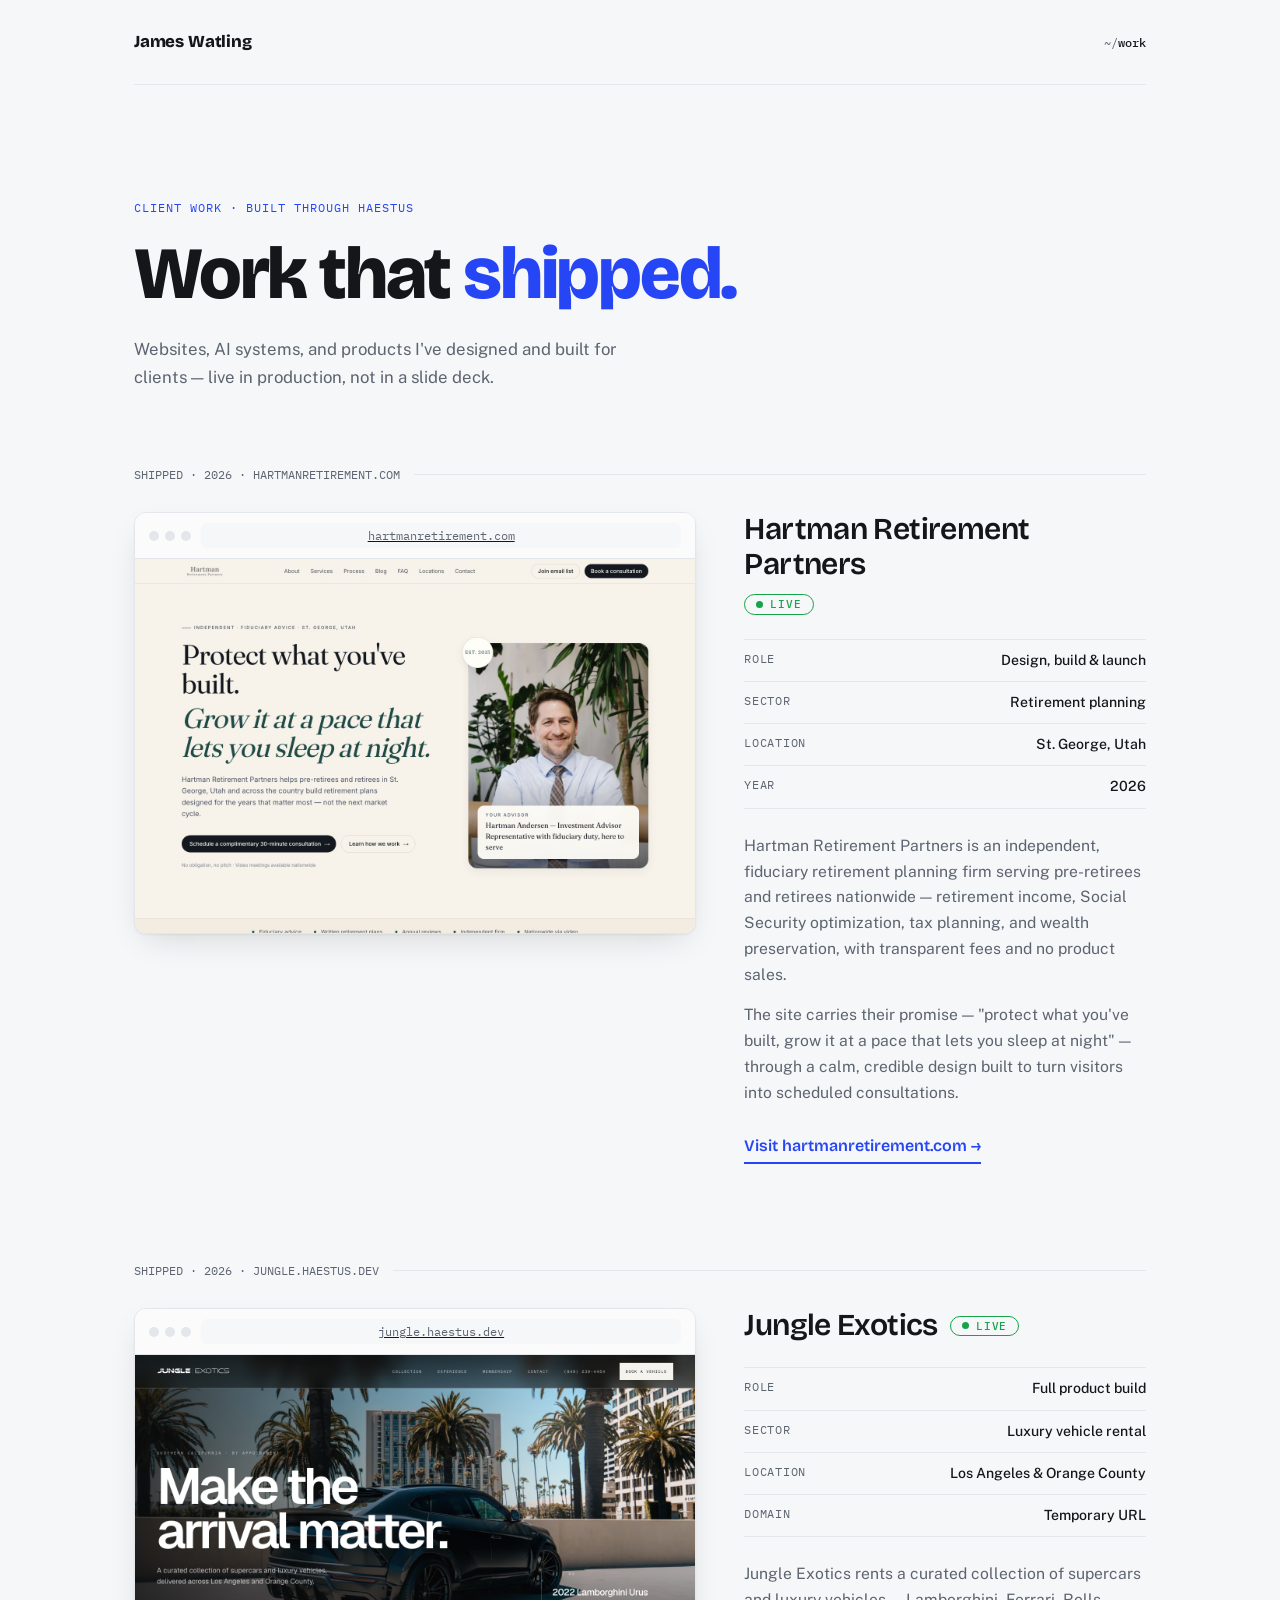
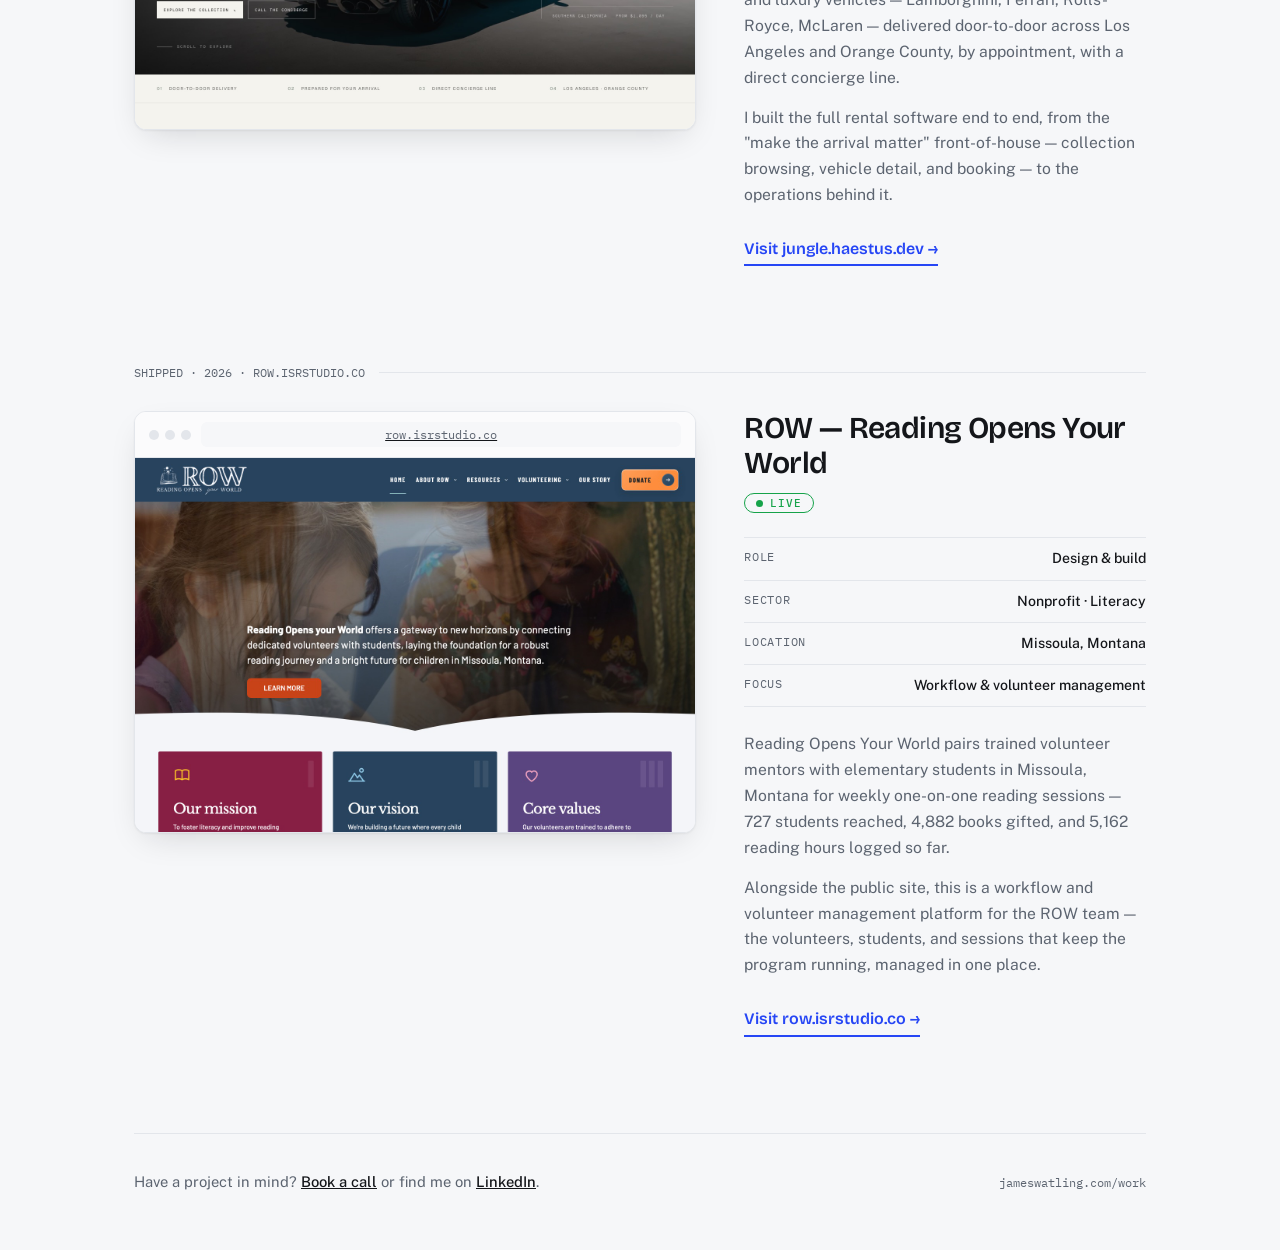
<file: work.html>
<!DOCTYPE html>
<html lang="en">
<head>
    <meta charset="UTF-8">
    <meta name="viewport" content="width=device-width, initial-scale=1.0">
    <title>James Watling - Work | Selected Projects</title>
    <meta name="description" content="Selected client work by James Watling — websites, AI systems, and products designed, built, and shipped through Haestus.">
    <meta name="robots" content="index, follow">
    <link rel="icon" href="/favicon.svg" type="image/svg+xml">
    <link rel="icon" href="/favicon.ico" sizes="any">
    <link rel="apple-touch-icon" href="/apple-touch-icon.png">
    <link rel="canonical" href="https://www.jameswatling.com/work">

    <link rel="preconnect" href="https://fonts.googleapis.com">
    <link rel="preconnect" href="https://fonts.gstatic.com" crossorigin>
    <link href="https://fonts.googleapis.com/css2?family=Bricolage+Grotesque:opsz,wght@12..96,400;12..96,600;12..96,800&family=IBM+Plex+Mono:wght@400;500&family=Public+Sans:wght@400;500;600&display=swap" rel="stylesheet">

    <style>
:root {
    --paper: #f6f7f9;
    --card: #ffffff;
    --ink: #14161a;
    --slate: #5c6470;
    --line: #e3e6eb;
    --cobalt: #2646f5;
    --live: #16a34a;
}

* { box-sizing: border-box; margin: 0; padding: 0; }

body {
    background: var(--paper);
    color: var(--ink);
    font-family: 'Public Sans', system-ui, sans-serif;
    font-size: 17px;
    line-height: 1.65;
    -webkit-font-smoothing: antialiased;
}

a { color: inherit; }

.wrap {
    max-width: 1060px;
    margin: 0 auto;
    padding: 0 24px;
}

/* ── Header ─────────────────────────── */
.site-header {
    display: flex;
    align-items: baseline;
    justify-content: space-between;
    padding: 28px 0;
    border-bottom: 1px solid var(--line);
}

.site-header .name {
    font-family: 'Bricolage Grotesque', sans-serif;
    font-weight: 800;
    font-size: 1.05rem;
    letter-spacing: -0.01em;
    text-decoration: none;
}

.site-header .name:hover { color: var(--cobalt); }

.site-header .crumb {
    font-family: 'IBM Plex Mono', monospace;
    font-size: 0.78rem;
    color: var(--slate);
}

.site-header .crumb strong {
    color: var(--ink);
    font-weight: 500;
}

/* ── Hero ───────────────────────────── */
.hero { padding: 88px 0 72px; }

.hero .eyebrow {
    font-family: 'IBM Plex Mono', monospace;
    font-size: 0.78rem;
    letter-spacing: 0.08em;
    text-transform: uppercase;
    color: var(--cobalt);
    margin-bottom: 20px;
}

.hero h1 {
    font-family: 'Bricolage Grotesque', sans-serif;
    font-weight: 800;
    font-size: clamp(2.6rem, 7vw, 4.6rem);
    line-height: 1.02;
    letter-spacing: -0.03em;
    max-width: 14ch;
}

.hero h1 em {
    font-style: normal;
    color: var(--cobalt);
}

.hero p {
    margin-top: 24px;
    max-width: 52ch;
    color: var(--slate);
    font-size: 1.05rem;
}

/* ── Project entry ──────────────────── */
.log-rule {
    display: flex;
    align-items: center;
    gap: 14px;
    font-family: 'IBM Plex Mono', monospace;
    font-size: 0.78rem;
    color: var(--slate);
    margin-bottom: 28px;
}

.log-rule::after {
    content: "";
    flex: 1;
    height: 1px;
    background: var(--line);
}

.project {
    display: grid;
    grid-template-columns: minmax(0, 7fr) minmax(0, 5fr);
    gap: 48px;
    align-items: start;
    padding-bottom: 96px;
}

/* Browser-chrome frame — the signature */
.browser {
    display: block;
    background: var(--card);
    border: 1px solid var(--line);
    border-radius: 12px;
    overflow: hidden;
    box-shadow: 0 1px 2px rgba(20, 22, 26, 0.05), 0 12px 32px -12px rgba(20, 22, 26, 0.18);
    transition: transform 0.25s ease, box-shadow 0.25s ease;
}

a.browser:hover,
a.browser:focus-visible {
    transform: translateY(-4px);
    box-shadow: 0 2px 4px rgba(20, 22, 26, 0.05), 0 24px 48px -16px rgba(38, 70, 245, 0.28);
}

.browser-bar {
    display: flex;
    align-items: center;
    gap: 10px;
    padding: 10px 14px;
    border-bottom: 1px solid var(--line);
    background: #fbfbfc;
}

.browser-bar .dots { display: flex; gap: 6px; }

.browser-bar .dots span {
    width: 10px;
    height: 10px;
    border-radius: 50%;
    background: var(--line);
}

.browser-bar .url {
    font-family: 'IBM Plex Mono', monospace;
    font-size: 0.72rem;
    color: var(--slate);
    background: var(--paper);
    border-radius: 6px;
    padding: 3px 12px;
    flex: 1;
    text-align: center;
    white-space: nowrap;
    overflow: hidden;
    text-overflow: ellipsis;
}

.browser img {
    display: block;
    width: 100%;
    max-width: 100%;
    height: auto;
}

/* Project details */
.details h2 {
    font-family: 'Bricolage Grotesque', sans-serif;
    font-weight: 600;
    font-size: 1.9rem;
    letter-spacing: -0.02em;
    line-height: 1.15;
    display: flex;
    align-items: center;
    gap: 12px;
    flex-wrap: wrap;
}

.badge {
    display: inline-flex;
    align-items: center;
    gap: 7px;
    font-family: 'IBM Plex Mono', monospace;
    font-size: 0.68rem;
    font-weight: 500;
    letter-spacing: 0.08em;
    text-transform: uppercase;
    color: var(--live);
    border: 1px solid currentColor;
    border-radius: 999px;
    padding: 3px 11px;
}

.badge::before {
    content: "";
    width: 7px;
    height: 7px;
    border-radius: 50%;
    background: currentColor;
    animation: pulse 2.4s ease-in-out infinite;
}

@keyframes pulse {
    0%, 100% { opacity: 1; }
    50% { opacity: 0.35; }
}

.meta {
    margin: 24px 0;
    border-top: 1px solid var(--line);
}

.meta div {
    display: flex;
    justify-content: space-between;
    gap: 16px;
    padding: 9px 0;
    border-bottom: 1px solid var(--line);
    font-size: 0.88rem;
}

.meta dt {
    font-family: 'IBM Plex Mono', monospace;
    font-size: 0.75rem;
    text-transform: uppercase;
    letter-spacing: 0.06em;
    color: var(--slate);
}

.meta dd { text-align: right; font-weight: 500; }

.details p { color: var(--slate); font-size: 0.98rem; }

.details p + p { margin-top: 14px; }

.visit {
    display: inline-block;
    margin-top: 28px;
    font-family: 'Bricolage Grotesque', sans-serif;
    font-weight: 600;
    font-size: 1rem;
    color: var(--cobalt);
    text-decoration: none;
    border-bottom: 2px solid currentColor;
    padding-bottom: 2px;
}

.visit:hover { color: var(--ink); }

/* ── Footer ─────────────────────────── */
.site-footer {
    border-top: 1px solid var(--line);
    padding: 36px 0 56px;
    display: flex;
    justify-content: space-between;
    align-items: baseline;
    gap: 16px;
    flex-wrap: wrap;
}

.site-footer p { color: var(--slate); font-size: 0.92rem; }

.site-footer a { color: var(--ink); font-weight: 500; }

.site-footer a:hover { color: var(--cobalt); }

.site-footer .stamp {
    font-family: 'IBM Plex Mono', monospace;
    font-size: 0.75rem;
    color: var(--slate);
}

:focus-visible {
    outline: 2px solid var(--cobalt);
    outline-offset: 3px;
}

@media (prefers-reduced-motion: reduce) {
    .browser, .badge::before { transition: none; animation: none; }
    a.browser:hover { transform: none; }
}

@media (max-width: 860px) {
    .project { grid-template-columns: minmax(0, 1fr); gap: 32px; }
    .hero { padding: 64px 0 56px; }
    .meta dd { text-align: left; }
    .meta div { flex-direction: column; gap: 2px; }
}
    </style>
</head>
<body>
    <div class="wrap">
        <header class="site-header">
            <a class="name" href="/">James Watling</a>
            <span class="crumb">~/<strong>work</strong></span>
        </header>

        <section class="hero">
            <p class="eyebrow">Client work · Built through Haestus</p>
            <h1>Work that <em>shipped.</em></h1>
            <p>Websites, AI systems, and products I've designed and built for clients — live in production, not in a slide deck.</p>
        </section>

        <p class="log-rule">SHIPPED · 2026 · HARTMANRETIREMENT.COM</p>

        <article class="project">
            <a class="browser" href="https://www.hartmanretirement.com/?utm_source=jameswatling.com&amp;utm_medium=referral&amp;utm_campaign=work" aria-label="Visit Hartman Retirement Partners">
                <span class="browser-bar" aria-hidden="true">
                    <span class="dots"><span></span><span></span><span></span></span>
                    <span class="url">hartmanretirement.com</span>
                </span>
                <img src="hartman-retirement-home.jpg" alt="Screenshot of the Hartman Retirement Partners homepage — headline reading 'Protect what you've built. Grow it at a pace that lets you sleep at night.'" width="1440" height="960">
            </a>

            <div class="details">
                <h2>Hartman Retirement Partners <span class="badge">Live</span></h2>

                <dl class="meta">
                    <div><dt>Role</dt><dd>Design, build &amp; launch</dd></div>
                    <div><dt>Sector</dt><dd>Retirement planning</dd></div>
                    <div><dt>Location</dt><dd>St. George, Utah</dd></div>
                    <div><dt>Year</dt><dd>2026</dd></div>
                </dl>

                <p>Hartman Retirement Partners is an independent, fiduciary retirement planning firm serving pre-retirees and retirees nationwide — retirement income, Social Security optimization, tax planning, and wealth preservation, with transparent fees and no product sales.</p>
                <p>The site carries their promise — "protect what you've built, grow it at a pace that lets you sleep at night" — through a calm, credible design built to turn visitors into scheduled consultations.</p>

                <a class="visit" href="https://www.hartmanretirement.com/?utm_source=jameswatling.com&amp;utm_medium=referral&amp;utm_campaign=work">Visit hartmanretirement.com &rarr;</a>
            </div>
        </article>

        <p class="log-rule">SHIPPED · 2026 · JUNGLE.HAESTUS.DEV</p>

        <article class="project">
            <a class="browser" href="https://jungle.haestus.dev/?utm_source=jameswatling.com&amp;utm_medium=referral&amp;utm_campaign=work" aria-label="Visit Jungle Exotics">
                <span class="browser-bar" aria-hidden="true">
                    <span class="dots"><span></span><span></span><span></span></span>
                    <span class="url">jungle.haestus.dev</span>
                </span>
                <img src="jungle-home.jpg" alt="Screenshot of the Jungle Exotics homepage — a black Lamborghini Urus under palm trees with the headline 'Make the arrival matter.'" width="1440" height="960">
            </a>

            <div class="details">
                <h2>Jungle Exotics <span class="badge">Live</span></h2>

                <dl class="meta">
                    <div><dt>Role</dt><dd>Full product build</dd></div>
                    <div><dt>Sector</dt><dd>Luxury vehicle rental</dd></div>
                    <div><dt>Location</dt><dd>Los Angeles &amp; Orange County</dd></div>
                    <div><dt>Domain</dt><dd>Temporary URL</dd></div>
                </dl>

                <p>Jungle Exotics rents a curated collection of supercars and luxury vehicles — Lamborghini, Ferrari, Rolls-Royce, McLaren — delivered door-to-door across Los Angeles and Orange County, by appointment, with a direct concierge line.</p>
                <p>I built the full rental software end to end, from the "make the arrival matter" front-of-house — collection browsing, vehicle detail, and booking — to the operations behind it.</p>

                <a class="visit" href="https://jungle.haestus.dev/?utm_source=jameswatling.com&amp;utm_medium=referral&amp;utm_campaign=work">Visit jungle.haestus.dev &rarr;</a>
            </div>
        </article>

        <p class="log-rule">SHIPPED · 2026 · ROW.ISRSTUDIO.CO</p>

        <article class="project">
            <a class="browser" href="https://row.isrstudio.co/?utm_source=jameswatling.com&amp;utm_medium=referral&amp;utm_campaign=work" aria-label="Visit Reading Opens Your World">
                <span class="browser-bar" aria-hidden="true">
                    <span class="dots"><span></span><span></span><span></span></span>
                    <span class="url">row.isrstudio.co</span>
                </span>
                <img src="row-home.jpg" alt="Screenshot of the Reading Opens Your World homepage — a volunteer reading with a child, with ROW's mission, vision, and core values." width="1440" height="960">
            </a>

            <div class="details">
                <h2>ROW — Reading Opens Your World <span class="badge">Live</span></h2>

                <dl class="meta">
                    <div><dt>Role</dt><dd>Design &amp; build</dd></div>
                    <div><dt>Sector</dt><dd>Nonprofit · Literacy</dd></div>
                    <div><dt>Location</dt><dd>Missoula, Montana</dd></div>
                    <div><dt>Focus</dt><dd>Workflow &amp; volunteer management</dd></div>
                </dl>

                <p>Reading Opens Your World pairs trained volunteer mentors with elementary students in Missoula, Montana for weekly one-on-one reading sessions — 727 students reached, 4,882 books gifted, and 5,162 reading hours logged so far.</p>
                <p>Alongside the public site, this is a workflow and volunteer management platform for the ROW team — the volunteers, students, and sessions that keep the program running, managed in one place.</p>

                <a class="visit" href="https://row.isrstudio.co/?utm_source=jameswatling.com&amp;utm_medium=referral&amp;utm_campaign=work">Visit row.isrstudio.co &rarr;</a>
            </div>
        </article>

        <footer class="site-footer">
            <p>Have a project in mind? <a href="https://calendly.com/watling-james/30min">Book a call</a> or find me on <a href="https://www.linkedin.com/in/team-lead">LinkedIn</a>.</p>
            <p class="stamp">jameswatling.com/work</p>
        </footer>
    </div>

<!-- Google tag (gtag.js) -->
<script async src="https://www.googletagmanager.com/gtag/js?id=G-0LBERR565J"></script>
<script>
  window.dataLayer = window.dataLayer || [];
  function gtag(){dataLayer.push(arguments);}
  gtag('js', new Date());

  gtag('config', 'G-0LBERR565J');
</script>
<!-- PostHog -->
<script>
    !function(t,e){var o,n,p,r;e.__SV||(window.posthog && window.posthog.__loaded)||(window.posthog=e,e._i=[],e.init=function(i,s,a){function g(t,e){var o=e.split(".");2==o.length&&(t=t[o[0]],e=o[1]),t[e]=function(){t.push([e].concat(Array.prototype.slice.call(arguments,0)))}}p||((p=t.createElement("script")).type="text/javascript",p.crossOrigin="anonymous",p.async=!0,p.src=s.api_host.replace(".i.posthog.com","-assets.i.posthog.com")+"/static/array.js",p.onerror=function(){p=null},(r=t.getElementsByTagName("script")[0]).parentNode.insertBefore(p,r));var u=e;for(void 0!==a?u=e[a]=[]:a="posthog",u.people=u.people||[],Object.defineProperty(u,"toString",{configurable:!0,enumerable:!0,writable:!0,value:function(t){var e="posthog";return"posthog"!==a&&(e+="."+a),t||(e+=" (stub)"),e}}),Object.defineProperty(u.people,"toString",{configurable:!0,enumerable:!0,writable:!0,value:function(){return u.toString(1)+".people (stub)"}}),o="gu mu yu bu ku init Qu Zu Wu Vu Yu el Gu ec zu lc uc cc hc dc vc capture getExtension Ju fu mc calculateEventProperties gc register register_once register_for_session unregister unregister_for_session wc Uu yc getFeatureFlag getFeatureFlagPayload getFeatureFlagResult getAllFeatureFlags isFeatureEnabled reloadFeatureFlags updateFlags updateEarlyAccessFeatureEnrollment getEarlyAccessFeatures on onFeatureFlags onSurveysLoaded onSessionId getSurveys getActiveMatchingSurveys onActiveMatchingSurveysChanged renderSurvey displaySurvey cancelPendingSurvey canRenderSurvey canRenderSurveyAsync kc identify setPersonProperties unsetPersonProperties group resetGroups setPersonPropertiesForFlags resetPersonPropertiesForFlags setGroupPropertiesForFlags resetGroupPropertiesForFlags reset Sc shutdown setIdentity clearIdentity get_distinct_id getGroups get_session_id get_session_replay_url alias set_config startSessionRecording stopSessionRecording sessionRecordingStarted captureException addExceptionStep captureLog startExceptionAutocapture stopExceptionAutocapture loadToolbar get_property getSessionProperty bc rc createPersonProfile setInternalOrTestUser Cu xu opt_in_capturing opt_out_capturing $u has_opted_in_capturing has_opted_out_capturing get_explicit_consent_status is_capturing clear_opt_in_out_capturing nc debug il Os getPageViewId captureTraceFeedback captureTraceMetric Nu".split(" "),n=0;n<o.length;n++)g(u,o[n]);e._i.push([i,s,a])},e.__SV=1)}(document,window.posthog||[]);
    posthog.init('phc_uS9YEzFe4QTakqyvkuMyk5mhcHxp8qTqK6cs4CFxiitN', {
        api_host: 'https://us.i.posthog.com',
        defaults: '2026-05-30',
        person_profiles: 'identified_only', // or 'always' to create profiles for anonymous users as well
        disable_session_recording: true, // recordings are started only on /apply/* pages
    })
</script>
</body>
</html>
</file>
